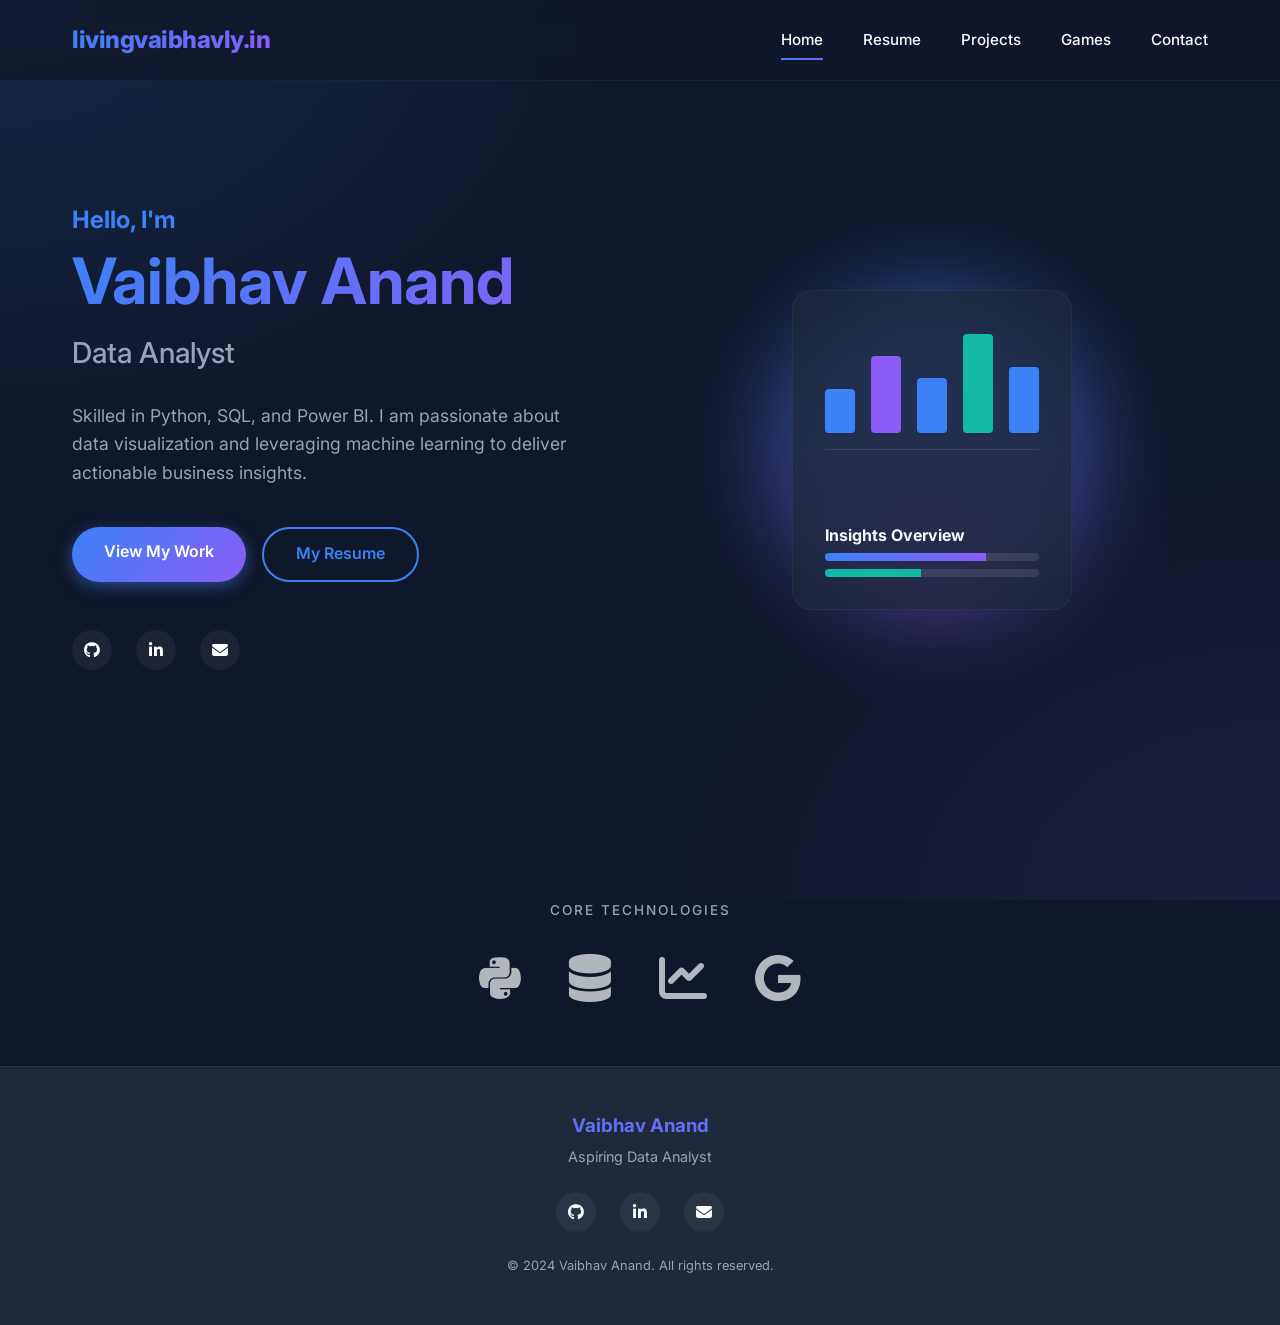
<file: index.html>
<!DOCTYPE html>
<html lang="en">
<head>
    <meta charset="UTF-8">
    <meta name="viewport" content="width=device-width, initial-scale=1.0">
    <title>Vaibhav Anand | Data Analyst</title>
    <!-- Fonts -->
    <link rel="preconnect" href="https://fonts.googleapis.com">
    <link rel="preconnect" href="https://fonts.gstatic.com" crossorigin>
    <link href="https://fonts.googleapis.com/css2?family=Inter:wght@400;500;600;700;800&display=swap" rel="stylesheet">
    <!-- FontAwesome for Icons -->
    <link rel="stylesheet" href="https://cdnjs.cloudflare.com/ajax/libs/font-awesome/6.4.0/css/all.min.css">
    <!-- Custom CSS -->
    <link rel="stylesheet" href="css/styles.css">
</head>
<body>

    <!-- Header Navigation -->
    <header>
        <div class="container">
            <nav>
                <div class="logo">
                    <a href="index.html" class="text-gradient">livingvaibhavly.in</a>
                </div>
                <div class="nav-links">
                    <a href="index.html" class="active">Home</a>
                    <a href="resume.html">Resume</a>
                    <a href="projects.html">Projects</a>
                    <a href="games.html">Games</a>
                    <a href="contact.html">Contact</a>
                </div>
                <button class="mobile-menu-btn" aria-label="Toggle Menu">
                    <i class="fas fa-bars"></i>
                </button>
            </nav>
        </div>
    </header>

    <!-- Hero Section -->
    <main>
        <section class="hero-section" style="min-height: 100vh; display: flex; align-items: center;">
            <div class="container grid grid-2" style="align-items: center;">
                <div class="hero-content reveal">
                    <h2 style="text-align: left; margin-bottom: 0.5rem; font-size: 1.5rem; color: var(--accent-base);">Hello, I'm</h2>
                    <h1 style="margin-bottom: 1rem;">Vaibhav Anand</h1>
                    <h3 style="color: var(--text-secondary); margin-bottom: 2rem; font-weight: 500; font-size: 1.8rem;">Data Analyst</h3>
                    <p style="margin-bottom: 2.5rem; font-size: 1.1rem; color: var(--text-secondary); max-width: 500px;">
                        Skilled in Python, SQL, and Power BI. I am passionate about data visualization and leveraging machine learning to deliver actionable business insights.
                    </p>
                    <div style="display: flex; gap: 1rem;">
                        <a href="projects.html" class="btn btn-primary">View My Work</a>
                        <a href="resume.html" class="btn btn-outline">My Resume</a>
                    </div>
                    
                    <div class="social-links" style="justify-content: flex-start; margin-top: 3rem;">
                        <a href="#"><i class="fab fa-github"></i></a>
                        <a href="#"><i class="fab fa-linkedin-in"></i></a>
                        <a href="mailto:vaibhavkumaranand729@gmail.com"><i class="fas fa-envelope"></i></a>
                    </div>
                </div>
                
                <div class="hero-image reveal delay-1" style="display: flex; justify-content: center; position: relative;">
                    <!-- Abstract Data Visualization Graphic using CSS -->
                    <div style="width: 350px; height: 350px; position: relative; display: flex; align-items: center; justify-content: center;">
                        <div style="width: 100%; height: 100%; border-radius: 50%; background: conic-gradient(from 0deg, var(--accent-base), #8b5cf6, var(--accent-base)); filter: blur(40px); opacity: 0.4; position: absolute; animation: spin 10s linear infinite;"></div>
                        <div class="glass-card" style="width: 280px; height: 320px; position: relative; z-index: 1; display: flex; flex-direction: column; justify-content: space-between;">
                            <div style="display: flex; justify-content: space-between; align-items: flex-end; height: 50%; border-bottom: 1px solid rgba(255,255,255,0.1); padding-bottom: 1rem;">
                                <div style="width: 30px; height: 40%; background: var(--accent-base); border-radius: 4px;"></div>
                                <div style="width: 30px; height: 70%; background: #8b5cf6; border-radius: 4px;"></div>
                                <div style="width: 30px; height: 50%; background: var(--accent-base); border-radius: 4px;"></div>
                                <div style="width: 30px; height: 90%; background: #14b8a6; border-radius: 4px;"></div>
                                <div style="width: 30px; height: 60%; background: #3b82f6; border-radius: 4px;"></div>
                            </div>
                            <div style="padding-top: 1rem;">
                                <h4 style="font-size: 1rem; margin-bottom: 0.5rem;">Insights Overview</h4>
                                <div style="width: 100%; height: 8px; background: rgba(255,255,255,0.1); border-radius: 4px; overflow: hidden; margin-bottom: 0.5rem;">
                                    <div style="width: 75%; height: 100%; background: var(--gradient-accent);"></div>
                                </div>
                                <div style="width: 100%; height: 8px; background: rgba(255,255,255,0.1); border-radius: 4px; overflow: hidden;">
                                    <div style="width: 45%; height: 100%; background: #14b8a6;"></div>
                                </div>
                            </div>
                        </div>
                    </div>
                </div>
            </div>
        </section>
        
        <!-- Quick Skills Section -->
        <section class="container" style="padding-top: 0;">
            <div class="reveal">
                <p style="text-align: center; color: var(--text-secondary); margin-bottom: 2rem; font-weight: 500; letter-spacing: 2px; text-transform: uppercase; font-size: 0.85rem;">Core Technologies</p>
                <div style="display: flex; justify-content: center; gap: 3rem; flex-wrap: wrap; opacity: 0.7;">
                    <i class="fab fa-python" style="font-size: 3rem; transition: color 0.3s;" onmouseover="this.style.color='#f8fafc'" onmouseout="this.style.color=''"></i>
                    <i class="fas fa-database" style="font-size: 3rem; transition: color 0.3s;" onmouseover="this.style.color='#f8fafc'" onmouseout="this.style.color=''"></i>
                    <i class="fas fa-chart-line" style="font-size: 3rem; transition: color 0.3s;" onmouseover="this.style.color='#f8fafc'" onmouseout="this.style.color=''"></i>
                    <i class="fab fa-google" style="font-size: 3rem; transition: color 0.3s;" onmouseover="this.style.color='#f8fafc'" onmouseout="this.style.color=''"></i>
                </div>
            </div>
        </section>
    </main>

    <!-- Footer -->
    <footer>
        <div class="container">
            <h3 class="text-gradient" style="margin-bottom: 0.5rem;">Vaibhav Anand</h3>
            <p style="color: var(--text-secondary); font-size: 0.9rem; margin-bottom: 1.5rem;">Aspiring Data Analyst</p>
            <div class="social-links">
                <a href="#"><i class="fab fa-github"></i></a>
                <a href="#"><i class="fab fa-linkedin-in"></i></a>
                <a href="mailto:vaibhavkumaranand729@gmail.com"><i class="fas fa-envelope"></i></a>
            </div>
            <p style="color: var(--text-secondary); font-size: 0.8rem;">&copy; 2024 Vaibhav Anand. All rights reserved.</p>
        </div>
    </footer>

    <!-- CSS Animation for the glowing orb -->
    <style>
        @keyframes spin {
            0% { transform: rotate(0deg); }
            100% { transform: rotate(360deg); }
        }
    </style>
    
    <!-- Scripts -->
    <script src="js/main.js"></script>
</body>
</html>
</file>
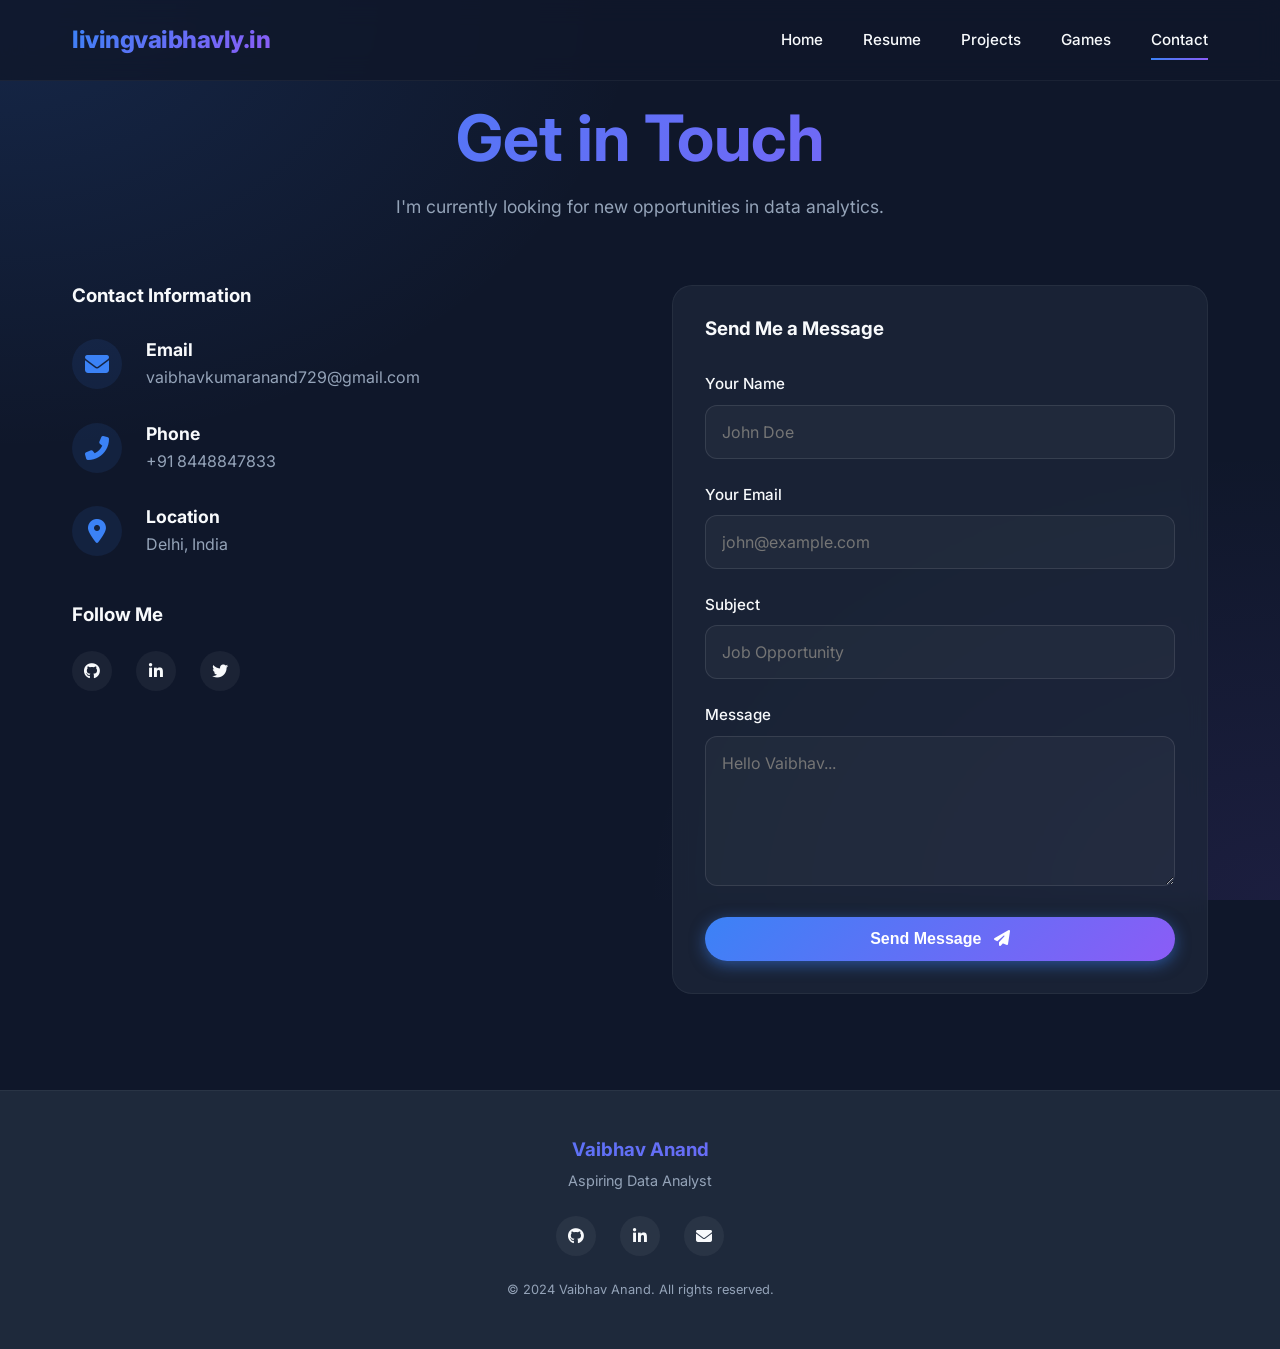
<file: contact.html>
<!DOCTYPE html>
<html lang="en">

<head>
    <meta charset="UTF-8">
    <meta name="viewport" content="width=device-width, initial-scale=1.0">
    <title>Contact | Vaibhav Anand</title>
    <!-- Fonts -->
    <link rel="preconnect" href="https://fonts.googleapis.com">
    <link rel="preconnect" href="https://fonts.gstatic.com" crossorigin>
    <link href="https://fonts.googleapis.com/css2?family=Inter:wght@400;500;600;700;800&display=swap" rel="stylesheet">
    <!-- FontAwesome for Icons -->
    <link rel="stylesheet" href="https://cdnjs.cloudflare.com/ajax/libs/font-awesome/6.4.0/css/all.min.css">
    <!-- Custom CSS -->
    <link rel="stylesheet" href="css/styles.css">
    <style>
        .contact-container {
            padding-top: 100px;
        }

        .page-title {
            text-align: center;
            margin-bottom: 1rem;
        }

        .page-subtitle {
            text-align: center;
            color: var(--text-secondary);
            margin-bottom: 4rem;
            font-size: 1.1rem;
        }

        .contact-grid {
            display: grid;
            grid-template-columns: 1fr 1fr;
            gap: 4rem;
        }

        @media (max-width: 768px) {
            .contact-grid {
                grid-template-columns: 1fr;
                gap: 2rem;
            }
        }

        .contact-info-item {
            display: flex;
            align-items: flex-start;
            margin-bottom: 2rem;
            gap: 1.5rem;
        }

        .info-icon {
            width: 50px;
            height: 50px;
            border-radius: 50%;
            background: rgba(59, 130, 246, 0.1);
            color: var(--accent-base);
            display: flex;
            align-items: center;
            justify-content: center;
            font-size: 1.5rem;
            flex-shrink: 0;
            transition: all var(--transition-normal);
        }

        .contact-info-item:hover .info-icon {
            background: var(--gradient-accent);
            color: white;
            transform: scale(1.1);
        }

        .info-details h4 {
            margin-bottom: 0.3rem;
            font-size: 1.1rem;
        }

        .info-details p,
        .info-details a {
            color: var(--text-secondary);
            font-size: 1rem;
            line-height: 1.5;
        }

        .info-details a:hover {
            color: var(--accent-base);
        }

        /* Form Styles */
        .form-group {
            margin-bottom: 1.5rem;
        }

        .form-group label {
            display: block;
            margin-bottom: 0.5rem;
            font-size: 0.95rem;
            font-weight: 500;
            color: var(--text-primary);
        }

        .form-control {
            width: 100%;
            padding: 1rem;
            background: rgba(255, 255, 255, 0.03);
            border: 1px solid rgba(255, 255, 255, 0.1);
            border-radius: var(--radius-md);
            color: var(--text-primary);
            font-family: var(--font-main);
            font-size: 1rem;
            transition: all var(--transition-normal);
        }

        .form-control:focus {
            outline: none;
            border-color: var(--accent-base);
            background: rgba(255, 255, 255, 0.05);
            box-shadow: 0 0 0 4px rgba(59, 130, 246, 0.1);
        }

        textarea.form-control {
            resize: vertical;
            min-height: 150px;
        }
    </style>
</head>

<body>

    <!-- Header Navigation -->
    <header>
        <div class="container">
            <nav>
                <div class="logo">
                    <a href="index.html" class="text-gradient">livingvaibhavly.in</a>
                </div>
                <div class="nav-links">
                    <a href="index.html">Home</a>
                    <a href="resume.html">Resume</a>
                    <a href="projects.html">Projects</a>
                    <a href="games.html">Games</a>
                    <a href="contact.html" class="active">Contact</a>
                </div>
                <button class="mobile-menu-btn" aria-label="Toggle Menu">
                    <i class="fas fa-bars"></i>
                </button>
            </nav>
        </div>
    </header>

    <!-- Main Content -->
    <main class="contact-container container">
        <div class="reveal">
            <h1 class="page-title text-gradient">Get in Touch</h1>
            <p class="page-subtitle">I'm currently looking for new opportunities in data analytics.</p>
        </div>

        <div class="contact-grid">

            <!-- Contact Information -->
            <div class="reveal delay-1">
                <h3 style="margin-bottom: 2rem;">Contact Information</h3>

                <div class="contact-info-item">
                    <div class="info-icon">
                        <i class="fas fa-envelope"></i>
                    </div>
                    <div class="info-details">
                        <h4>Email</h4>
                        <a href="mailto:vaibhavkumaranand729@gmail.com">vaibhavkumaranand729@gmail.com</a>
                    </div>
                </div>

                <div class="contact-info-item">
                    <div class="info-icon">
                        <i class="fas fa-phone-alt"></i>
                    </div>
                    <div class="info-details">
                        <h4>Phone</h4>
                        <a href="tel:+918448847833">+91 8448847833</a>
                    </div>
                </div>

                <div class="contact-info-item">
                    <div class="info-icon">
                        <i class="fas fa-map-marker-alt"></i>
                    </div>
                    <div class="info-details">
                        <h4>Location</h4>
                        <p>Delhi, India</p>
                    </div>
                </div>

                <h3 style="margin: 3rem 0 1.5rem 0;">Follow Me</h3>
                <div class="social-links" style="justify-content: flex-start;">
                    <a href="#"><i class="fab fa-github"></i></a>
                    <a href="#"><i class="fab fa-linkedin-in"></i></a>
                    <a href="#"><i class="fab fa-twitter"></i></a>
                </div>
            </div>

            <!-- Contact Form -->
            <div class="glass-card reveal delay-2">
                <h3 style="margin-bottom: 2rem;">Send Me a Message</h3>
                <form action="#" method="POST"
                    onsubmit="event.preventDefault(); alert('Thank you for your message! This is a demo form.');">
                    <div class="form-group">
                        <label for="name">Your Name</label>
                        <input type="text" id="name" class="form-control" placeholder="John Doe" required>
                    </div>
                    <div class="form-group">
                        <label for="email">Your Email</label>
                        <input type="email" id="email" class="form-control" placeholder="john@example.com" required>
                    </div>
                    <div class="form-group">
                        <label for="subject">Subject</label>
                        <input type="text" id="subject" class="form-control" placeholder="Job Opportunity" required>
                    </div>
                    <div class="form-group">
                        <label for="message">Message</label>
                        <textarea id="message" class="form-control" placeholder="Hello Vaibhav..." required></textarea>
                    </div>
                    <button type="submit" class="btn btn-primary" style="width: 100%;">
                        Send Message <i class="fas fa-paper-plane" style="margin-left: 0.5rem;"></i>
                    </button>
                </form>
            </div>

        </div>

    </main>

    <!-- Footer -->
    <footer style="margin-top: 6rem;">
        <div class="container">
            <h3 class="text-gradient" style="margin-bottom: 0.5rem;">Vaibhav Anand</h3>
            <p style="color: var(--text-secondary); font-size: 0.9rem; margin-bottom: 1.5rem;">Aspiring Data Analyst</p>
            <div class="social-links">
                <a href="#"><i class="fab fa-github"></i></a>
                <a href="#"><i class="fab fa-linkedin-in"></i></a>
                <a href="mailto:vaibhavkumaranand729@gmail.com"><i class="fas fa-envelope"></i></a>
            </div>
            <p style="color: var(--text-secondary); font-size: 0.8rem;">&copy; 2024 Vaibhav Anand. All rights reserved.
            </p>
        </div>
    </footer>

    <!-- Scripts -->
    <script src="js/main.js"></script>
</body>

</html>
</file>
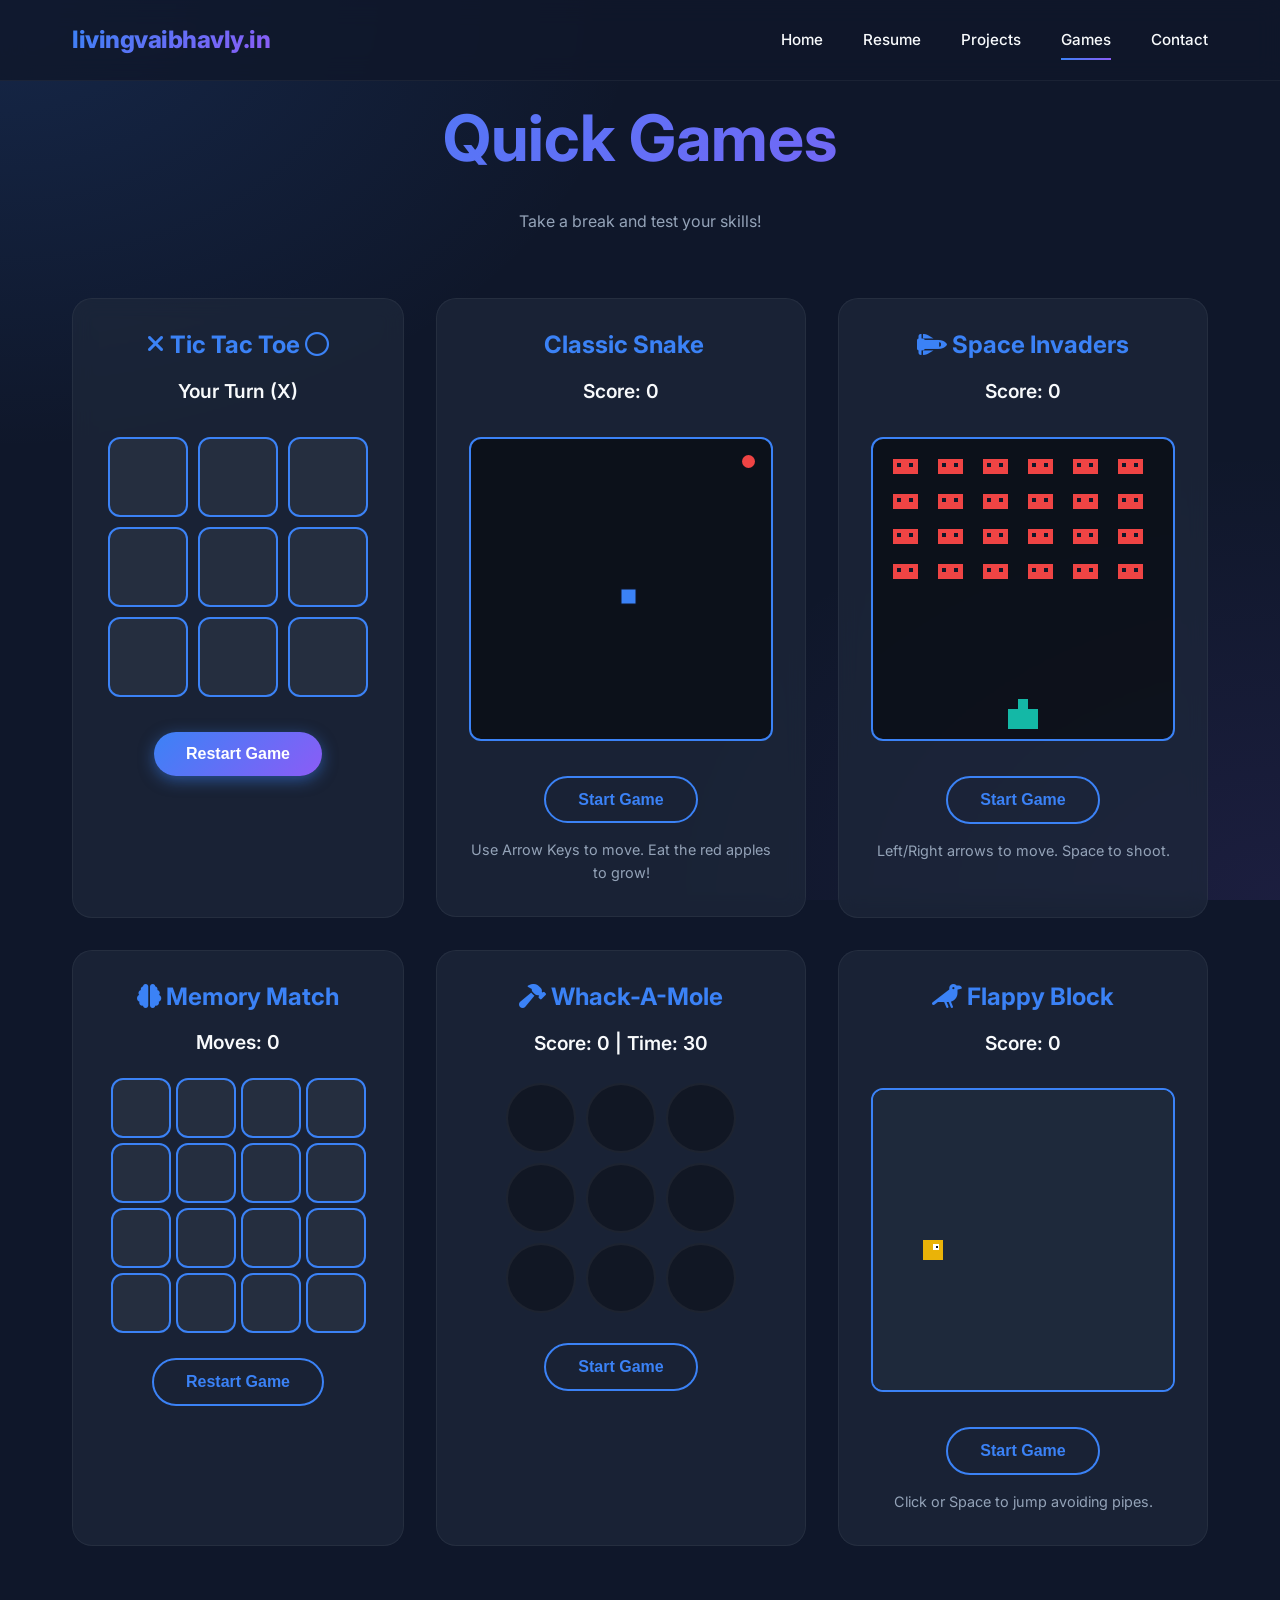
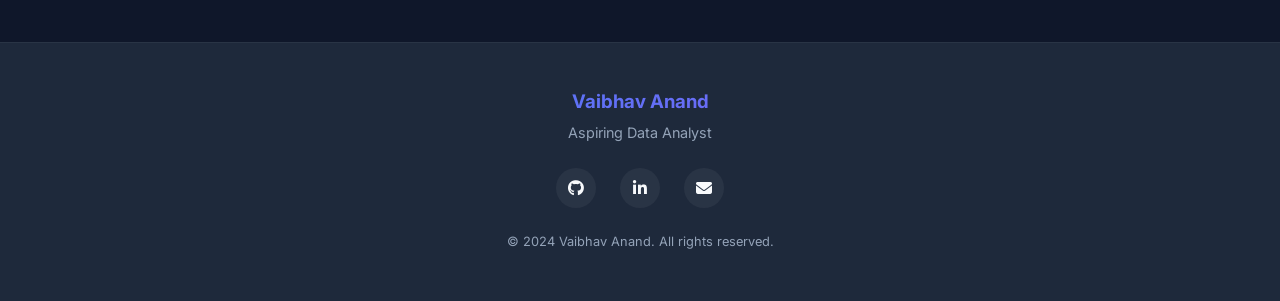
<file: games.html>
<!DOCTYPE html>
<html lang="en">
<head>
    <meta charset="UTF-8">
    <meta name="viewport" content="width=device-width, initial-scale=1.0">
    <title>Games | Vaibhav Anand</title>
    <!-- Fonts -->
    <link rel="preconnect" href="https://fonts.googleapis.com">
    <link rel="preconnect" href="https://fonts.gstatic.com" crossorigin>
    <link href="https://fonts.googleapis.com/css2?family=Inter:wght@400;500;600;700;800&display=swap" rel="stylesheet">
    <!-- FontAwesome for Icons -->
    <link rel="stylesheet" href="https://cdnjs.cloudflare.com/ajax/libs/font-awesome/6.4.0/css/all.min.css">
    <!-- Custom CSS -->
    <link rel="stylesheet" href="css/styles.css">
    <style>
        .games-container {
            padding-top: 100px;
        }
        .page-title {
            text-align: center;
            margin-bottom: 2rem;
        }
        .game-card {
            background: var(--bg-glass);
            backdrop-filter: blur(10px);
            border: 1px solid rgba(255, 255, 255, 0.05);
            border-radius: var(--radius-lg);
            padding: 2rem;
            display: flex;
            flex-direction: column;
            align-items: center;
            text-align: center;
            min-height: 400px;
        }
        .game-title {
            font-size: 1.5rem;
            margin-bottom: 1rem;
            color: var(--accent-base);
        }
        
        /* Tic Tac Toe */
        .board {
            display: grid;
            grid-template-columns: repeat(3, 1fr);
            gap: 10px;
            margin: 20px auto;
        }
        .cell {
            width: 80px;
            height: 80px;
            background: rgba(255,255,255,0.05);
            border: 2px solid var(--accent-base);
            border-radius: var(--radius-md);
            display: flex;
            align-items: center;
            justify-content: center;
            font-size: 2.5rem;
            font-weight: bold;
            cursor: pointer;
            transition: all 0.2s;
            color: var(--text-primary);
        }
        .cell:hover {
            background: rgba(59, 130, 246, 0.2);
        }
        
        /* Snake Game */
        canvas {
            background: rgba(0, 0, 0, 0.5);
            border: 2px solid var(--accent-base);
            border-radius: var(--radius-md);
            margin: 20px auto;
            display: block;
        }
        .score-display {
            font-size: 1.2rem;
            font-weight: 600;
            margin-bottom: 10px;
        }
        
        .game-controls {
            margin-top: 15px;
        }
        .game-instructions {
            font-size: 0.9rem;
            color: var(--text-secondary);
            margin-top: 15px;
            max-width: 300px;
        }
        .mole-hole {
            width: 70px;
            height: 70px;
            background: rgba(0,0,0,0.3);
            border-radius: 50%;
            display: flex;
            align-items: center;
            justify-content: center;
            font-size: 2.5rem;
            cursor: pointer;
            overflow: hidden;
            border: 2px solid rgba(255,255,255,0.05);
            transition: background 0.1s;
        }
        .mole-hole.active {
            background: #ef4444;
        }
    </style>
</head>
<body>

    <!-- Header Navigation -->
    <header>
        <div class="container">
            <nav>
                <div class="logo">
                    <a href="index.html" class="text-gradient">livingvaibhavly.in</a>
                </div>
                <div class="nav-links">
                    <a href="index.html">Home</a>
                    <a href="resume.html">Resume</a>
                    <a href="projects.html">Projects</a>
                    <a href="games.html" class="active">Games</a>
                    <a href="contact.html">Contact</a>
                </div>
                <button class="mobile-menu-btn" aria-label="Toggle Menu">
                    <i class="fas fa-bars"></i>
                </button>
            </nav>
        </div>
    </header>

    <!-- Main Content -->
    <main class="games-container container">
        <h1 class="page-title reveal text-gradient">Quick Games</h1>
        <p style="text-align: center; color: var(--text-secondary); margin-bottom: 4rem;">Take a break and test your skills!</p>
        
        <div class="grid grid-3" style="margin-bottom: 6rem;">
            
            <!-- Tic Tac Toe Game -->
            <div class="game-card reveal delay-1">
                <h3 class="game-title"><i class="fas fa-times"></i> Tic Tac Toe <i class="far fa-circle"></i></h3>
                <div class="score-display" id="ttt-status">Your Turn (X)</div>
                <div class="board" id="board">
                    <div class="cell" onclick="makeMove(0)"></div>
                    <div class="cell" onclick="makeMove(1)"></div>
                    <div class="cell" onclick="makeMove(2)"></div>
                    <div class="cell" onclick="makeMove(3)"></div>
                    <div class="cell" onclick="makeMove(4)"></div>
                    <div class="cell" onclick="makeMove(5)"></div>
                    <div class="cell" onclick="makeMove(6)"></div>
                    <div class="cell" onclick="makeMove(7)"></div>
                    <div class="cell" onclick="makeMove(8)"></div>
                </div>
                <div class="game-controls">
                    <button class="btn btn-primary" onclick="resetTTT()">Restart Game</button>
                </div>
            </div>

            <!-- Snake Game -->
            <div class="game-card reveal delay-2">
                <h3 class="game-title"><i class="fas fa-snake"></i> Classic Snake</h3>
                <div class="score-display">Score: <span id="snake-score">0</span></div>
                <canvas id="snakeCanvas" width="300" height="300"></canvas>
                <div class="game-controls">
                    <button class="btn btn-outline" id="startSnakeBtn">Start Game</button>
                </div>
                <p class="game-instructions">Use Arrow Keys to move. Eat the red apples to grow!</p>
            </div>

            <!-- Space Invaders Game -->
            <div class="game-card reveal delay-3">
                <h3 class="game-title"><i class="fas fa-space-shuttle"></i> Space Invaders</h3>
                <div class="score-display">Score: <span id="si-score">0</span></div>
                <canvas id="siCanvas" width="300" height="300"></canvas>
                <div class="game-controls">
                    <button class="btn btn-outline" id="startSiBtn">Start Game</button>
                </div>
                <p class="game-instructions">Left/Right arrows to move. Space to shoot.</p>
            </div>

            <!-- Memory Match Game -->
            <div class="game-card reveal delay-1">
                <h3 class="game-title"><i class="fas fa-brain"></i> Memory Match</h3>
                <div class="score-display">Moves: <span id="memory-moves">0</span></div>
                <div class="board" id="memory-board" style="grid-template-columns: repeat(4, 1fr); gap: 5px; margin: 10px auto;">
                    <!-- Cards gen by JS -->
                </div>
                <div class="game-controls">
                    <button class="btn btn-outline" id="startMemoryBtn">Restart Game</button>
                </div>
            </div>

            <!-- Whack-a-Mole Game -->
            <div class="game-card reveal delay-2">
                <h3 class="game-title"><i class="fas fa-hammer"></i> Whack-A-Mole</h3>
                <div class="score-display">Score: <span id="mole-score">0</span> | Time: <span id="mole-time">30</span></div >
                <div class="board" id="mole-board" style="grid-template-columns: repeat(3, 1fr); gap: 10px; margin: 15px auto;">
                    <div class="mole-hole" id="hole-0"></div>
                    <div class="mole-hole" id="hole-1"></div>
                    <div class="mole-hole" id="hole-2"></div>
                    <div class="mole-hole" id="hole-3"></div>
                    <div class="mole-hole" id="hole-4"></div>
                    <div class="mole-hole" id="hole-5"></div>
                    <div class="mole-hole" id="hole-6"></div>
                    <div class="mole-hole" id="hole-7"></div>
                    <div class="mole-hole" id="hole-8"></div>
                </div>
                <div class="game-controls">
                    <button class="btn btn-outline" id="startMoleBtn">Start Game</button>
                </div>
            </div>

            <!-- Flappy Block Game -->
            <div class="game-card reveal delay-3">
                <h3 class="game-title"><i class="fas fa-crow"></i> Flappy Block</h3>
                <div class="score-display">Score: <span id="flappy-score">0</span></div>
                <canvas id="flappyCanvas" width="300" height="300"></canvas>
                <div class="game-controls">
                    <button class="btn btn-outline" id="startFlappyBtn">Start Game</button>
                </div>
                <p class="game-instructions">Click or Space to jump avoiding pipes.</p>
            </div>

        </div>
    </main>

    <!-- Footer -->
    <footer>
        <div class="container">
            <h3 class="text-gradient" style="margin-bottom: 0.5rem;">Vaibhav Anand</h3>
            <p style="color: var(--text-secondary); font-size: 0.9rem; margin-bottom: 1.5rem;">Aspiring Data Analyst</p>
            <div class="social-links">
                <a href="#"><i class="fab fa-github"></i></a>
                <a href="#"><i class="fab fa-linkedin-in"></i></a>
                <a href="mailto:vaibhavkumaranand729@gmail.com"><i class="fas fa-envelope"></i></a>
            </div>
            <p style="color: var(--text-secondary); font-size: 0.8rem;">&copy; 2024 Vaibhav Anand. All rights reserved.</p>
        </div>
    </footer>

    <!-- Scripts -->
    <script src="js/main.js"></script>
    <script>
        // Tic Tac Toe Logic
        let tttBoard = ['', '', '', '', '', '', '', '', ''];
        let currentPlayer = 'X';
        let gameActive = true;
        const statusDisplay = document.querySelector('#ttt-status');
        const winningConditions = [
            [0, 1, 2], [3, 4, 5], [6, 7, 8],
            [0, 3, 6], [1, 4, 7], [2, 5, 8],
            [0, 4, 8], [2, 4, 6]
        ];

        function makeMove(cellIndex) {
            if (tttBoard[cellIndex] !== '' || !gameActive) return;
            
            tttBoard[cellIndex] = currentPlayer;
            document.querySelectorAll('.cell')[cellIndex].innerHTML = currentPlayer;
            document.querySelectorAll('.cell')[cellIndex].style.color = currentPlayer === 'X' ? '#3b82f6' : '#8b5cf6';
            
            checkTTTWin();
        }

        function checkTTTWin() {
            let roundWon = false;
            for (let i = 0; i <= 7; i++) {
                const winCondition = winningConditions[i];
                let a = tttBoard[winCondition[0]];
                let b = tttBoard[winCondition[1]];
                let c = tttBoard[winCondition[2]];
                if (a === '' || b === '' || c === '') continue;
                if (a === b && b === c) {
                    roundWon = true;
                    break;
                }
            }

            if (roundWon) {
                statusDisplay.innerHTML = `Player ${currentPlayer} Wins!`;
                statusDisplay.style.color = '#14b8a6';
                gameActive = false;
                return;
            }

            let roundDraw = !tttBoard.includes('');
            if (roundDraw) {
                statusDisplay.innerHTML = 'Draw!';
                statusDisplay.style.color = '#94a3b8';
                gameActive = false;
                return;
            }

            currentPlayer = currentPlayer === 'X' ? 'O' : 'X';
            statusDisplay.innerHTML = `Player ${currentPlayer}'s Turn`;
            
            // AI Move if it's O's turn (simple random AI for demo)
            if(currentPlayer === 'O' && gameActive) {
                setTimeout(makeAIMove, 500);
            }
        }
        
        function makeAIMove() {
            let availableSlots = [];
            for(let i=0; i<tttBoard.length; i++) {
                if(tttBoard[i] === '') availableSlots.push(i);
            }
            if(availableSlots.length > 0) {
                let randomSlot = availableSlots[Math.floor(Math.random() * availableSlots.length)];
                makeMove(randomSlot);
            }
        }

        function resetTTT() {
            currentPlayer = 'X';
            tttBoard = ['', '', '', '', '', '', '', '', ''];
            gameActive = true;
            statusDisplay.innerHTML = `Your Turn (X)`;
            statusDisplay.style.color = '';
            document.querySelectorAll('.cell').forEach(cell => {
                cell.innerHTML = '';
            });
        }


        // Snake Game Logic
        const canvas = document.getElementById('snakeCanvas');
        const ctx = canvas.getContext('2d');
        const box = 15;
        let snake = [];
        let food;
        let d;
        let snakeScore = 0;
        let game;
        let isGameRunning = false;

        function initSnake() {
            snake = [];
            snake[0] = { x: 10 * box, y: 10 * box };
            randomFood();
            d = "RIGHT";
            snakeScore = 0;
            document.getElementById('snake-score').innerText = snakeScore;
        }

        function randomFood() {
            food = {
                x: Math.floor(Math.random() * 19 + 1) * box,
                y: Math.floor(Math.random() * 19 + 1) * box
            };
            // Ensure food doesn't spawn on snake
            for(let i=0; i<snake.length; i++){
                if(food.x === snake[i].x && food.y === snake[i].y){
                    randomFood();
                }
            }
        }

        document.addEventListener("keydown", direction);

        function direction(event) {
            let key = event.keyCode;
            // Prevent default scrolling for arrow keys
            if([37, 38, 39, 40].indexOf(key) > -1 && isGameRunning) {
                event.preventDefault();
            }
            
            if (key == 37 && d != "RIGHT") { d = "LEFT"; }
            else if (key == 38 && d != "DOWN") { d = "UP"; }
            else if (key == 39 && d != "LEFT") { d = "RIGHT"; }
            else if (key == 40 && d != "UP") { d = "DOWN"; }
        }

        function drawSnake() {
            ctx.clearRect(0, 0, canvas.width, canvas.height);
            
            // Context background is handled by CSS, we just clear properly
            
            for (let i = 0; i < snake.length; i++) {
                ctx.fillStyle = (i == 0) ? "#3b82f6" : "#8b5cf6"; // Head is blue, body is purple
                ctx.fillRect(snake[i].x, snake[i].y, box, box);
                ctx.strokeStyle = "#0f172a";
                ctx.strokeRect(snake[i].x, snake[i].y, box, box);
            }

            ctx.fillStyle = "#ef4444"; // Red apple
            ctx.beginPath();
            ctx.arc(food.x + box/2, food.y + box/2, box/2 - 1, 0, 2 * Math.PI);
            ctx.fill();

            // old head position
            let snakeX = snake[0].x;
            let snakeY = snake[0].y;

            if (d == "LEFT") snakeX -= box;
            if (d == "UP") snakeY -= box;
            if (d == "RIGHT") snakeX += box;
            if (d == "DOWN") snakeY += box;

            if (snakeX == food.x && snakeY == food.y) {
                snakeScore++;
                document.getElementById('snake-score').innerText = snakeScore;
                randomFood();
            } else {
                snake.pop(); // remove tail
            }

            // new head
            let newHead = { x: snakeX, y: snakeY };

            // Game over rules
            if (snakeX < 0 || snakeX >= canvas.width || snakeY < 0 || snakeY >= canvas.height || collision(newHead, snake)) {
                clearInterval(game);
                isGameRunning = false;
                document.getElementById('startSnakeBtn').innerText = "Game Over! Play Again";
                document.getElementById('startSnakeBtn').style.display = 'inline-block';
            } else {
                snake.unshift(newHead); // add new head
            }
        }

        function collision(head, array) {
            for (let i = 0; i < array.length; i++) {
                if (head.x == array[i].x && head.y == array[i].y) {
                    return true;
                }
            }
            return false;
        }

        document.getElementById('startSnakeBtn').addEventListener('click', () => {
            initSnake();
            document.getElementById('startSnakeBtn').style.display = 'none';
            if(game) clearInterval(game);
            isGameRunning = true;
            game = setInterval(drawSnake, 120);
        });

        // Initialize drawing once so canvas isn't empty
        initSnake();
        drawSnake(); // just draw initial state

        // Space Invaders Logic
        const siCanvas = document.getElementById('siCanvas');
        const siCtx = siCanvas.getContext('2d');
        let siGame;
        let isSiRunning = false;
        let pX = 135, pY = 270, pW = 30, pH = 20;
        let bullets = [];
        let enemies = [];
        let siScore = 0;
        let keys = {};
        let enemyDir = 1;
        
        function initSi() {
            pX = 135; bullets = []; enemies = []; siScore = 0; enemyDir = 1;
            document.getElementById('si-score').innerText = siScore;
            // Create enemies
            for(let r=0; r<4; r++) {
                for(let c=0; c<6; c++) {
                    enemies.push({x: 20 + c*45, y: 20 + r*35, w: 25, h: 15, alive: true});
                }
            }
        }
        
        document.addEventListener('keydown', e => {
            keys[e.code] = true;
            if(isSiRunning && e.code === 'Space') {
                e.preventDefault();
                // Prevent holding down space for machine gun
                if(bullets.length < 3) {
                    bullets.push({x: pX + pW/2 - 2, y: pY, w: 4, h: 10});
                }
            }
            if(isSiRunning && (e.code === 'ArrowLeft' || e.code === 'ArrowRight')) {
                e.preventDefault();
            }
        });
        document.addEventListener('keyup', e => keys[e.code] = false);
        
        function updateSi() {
            // Player move
            if((keys['ArrowLeft'] || keys['KeyA']) && pX > 0) pX -= 5;
            if((keys['ArrowRight'] || keys['KeyD']) && pX < 300 - pW) pX += 5;
            
            // Bullets move
            bullets.forEach((b, i) => {
                b.y -= 7;
                if(b.y < -10) bullets.splice(i, 1);
            });
            
            // Enemies move
            let hitEdge = false;
            enemies.forEach(e => {
                if(!e.alive) return;
                e.x += 1 * enemyDir;
                if(e.x <= 0 || e.x + e.w >= 300) hitEdge = true;
            });
            if(hitEdge) {
                enemyDir *= -1;
                enemies.forEach(e => { if(e.alive) e.y += 15; });
            }
            
            // Collision
            bullets.forEach((b, bi) => {
                enemies.forEach((e, ei) => {
                    if(e.alive && b.x < e.x + e.w && b.x + b.w > e.x && b.y < e.y + e.h && b.y + b.h > e.y) {
                        e.alive = false;
                        bullets.splice(bi, 1);
                        siScore += 10;
                        document.getElementById('si-score').innerText = siScore;
                    }
                });
            });
            
            // Win condition (respawn faster enemies if all dead)
            if(!enemies.some(e => e.alive)) {
                initSi();
            }
            
            // Lose condition
            if(enemies.some(e => e.alive && e.y + e.h >= pY)) {
                endSiGame();
            }
        }
        
        function drawSi() {
            // Context background is CSS but clearing with a slight tint gives contrast
            siCtx.clearRect(0, 0, 300, 300);
            
            // Draw Player
            siCtx.fillStyle = '#14b8a6';
            siCtx.fillRect(pX, pY, pW, pH);
            siCtx.fillRect(pX + 10, pY - 10, 10, 10); // turret
            
            // Draw Bullets
            siCtx.fillStyle = '#f59e0b';
            bullets.forEach(b => siCtx.fillRect(b.x, b.y, b.w, b.h));
            
            // Draw Enemies
            siCtx.fillStyle = '#ef4444';
            enemies.forEach(e => {
                if(e.alive) {
                    siCtx.fillRect(e.x, e.y, e.w, e.h);
                    // simple alien eyes
                    siCtx.fillStyle = '#0f172a';
                    siCtx.fillRect(e.x + 4, e.y + 4, 4, 4);
                    siCtx.fillRect(e.x + 16, e.y + 4, 4, 4);
                    siCtx.fillStyle = '#ef4444';
                }
            });
        }
        
        function siLoop() {
            if(!isSiRunning) return;
            updateSi();
            drawSi();
            requestAnimationFrame(siLoop);
        }
        
        function endSiGame() {
            isSiRunning = false;
            document.getElementById('startSiBtn').innerText = "Game Over! Play Again";
            document.getElementById('startSiBtn').style.display = 'inline-block';
        }
        
        document.getElementById('startSiBtn').addEventListener('click', () => {
            initSi();
            document.getElementById('startSiBtn').style.display = 'none';
            isSiRunning = true;
            siLoop();
        });
        
        // Initial draw for Space Invaders
        initSi();
        drawSi();

        // ------------------ Memory Match Logic ------------------
        const memoryEmojis = ['🚀', '🚀', '🌟', '🌟', '🎮', '🎮', '👾', '👾', '🔥', '🔥', '💎', '💎', '🎯', '🎯', '🎲', '🎲'];
        let memoryCards = [];
        let flippedCards = [];
        let matchedPairs = 0;
        let memoryMoves = 0;
        let isMemoryLocked = false;
        
        function initMemory() {
            const board = document.getElementById('memory-board');
            board.innerHTML = '';
            memoryCards = memoryEmojis.sort(() => 0.5 - Math.random());
            flippedCards = [];
            matchedPairs = 0;
            memoryMoves = 0;
            isMemoryLocked = false;
            document.getElementById('memory-moves').innerText = memoryMoves;
            
            memoryCards.forEach((emoji, index) => {
                const card = document.createElement('div');
                card.className = 'cell memory-card';
                card.style.width = '60px';
                card.style.height = '60px';
                card.style.fontSize = '1.8rem';
                card.dataset.emoji = emoji;
                card.dataset.index = index;
                card.addEventListener('click', flipCard);
                board.appendChild(card);
            });
        }
        
        function flipCard() {
            if(isMemoryLocked) return;
            if(this.classList.contains('flipped') || this.classList.contains('matched')) return;
            
            this.innerHTML = this.dataset.emoji;
            this.classList.add('flipped');
            this.style.background = 'rgba(59, 130, 246, 0.2)';
            flippedCards.push(this);
            
            if(flippedCards.length === 2) {
                memoryMoves++;
                document.getElementById('memory-moves').innerText = memoryMoves;
                checkForMatch();
            }
        }
        
        function checkForMatch() {
            let isMatch = flippedCards[0].dataset.emoji === flippedCards[1].dataset.emoji;
            isMatch ? disableCards() : unflipCards();
        }
        
        function disableCards() {
            flippedCards[0].classList.add('matched');
            flippedCards[1].classList.add('matched');
            flippedCards[0].style.border = '2px solid #14b8a6';
            flippedCards[1].style.border = '2px solid #14b8a6';
            matchedPairs++;
            flippedCards = [];
            if(matchedPairs === 8) {
                setTimeout(() => alert('You Won Memory Match! Moves: ' + memoryMoves), 500);
            }
        }
        
        function unflipCards() {
            isMemoryLocked = true;
            setTimeout(() => {
                flippedCards[0].innerHTML = '';
                flippedCards[1].innerHTML = '';
                flippedCards[0].style.background = 'rgba(255,255,255,0.05)';
                flippedCards[1].style.background = 'rgba(255,255,255,0.05)';
                flippedCards[0].classList.remove('flipped');
                flippedCards[1].classList.remove('flipped');
                flippedCards = [];
                isMemoryLocked = false;
            }, 1000);
        }
        
        document.getElementById('startMemoryBtn').addEventListener('click', initMemory);
        initMemory();

        // ------------------ Whack-A-Mole Logic ------------------
        let moleHoles = document.querySelectorAll('.mole-hole');
        let moleScore = 0;
        let moleTime = 30;
        let activeMoleTimer;
        let moleCountdownTimer;
        let isMoleRunning = false;
        
        function randomHole() {
            moleHoles.forEach(h => {
                h.classList.remove('active');
                h.innerHTML = '';
            });
            if(!isMoleRunning) return;
            let idx = Math.floor(Math.random() * 9);
            moleHoles[idx].classList.add('active');
            moleHoles[idx].innerHTML = '🐹';
            
            let time = Math.random() * 600 + 400; // 400ms to 1s
            activeMoleTimer = setTimeout(randomHole, time);
        }
        
        moleHoles.forEach(hole => {
            hole.addEventListener('mousedown', () => {
                if(hole.classList.contains('active')) {
                    moleScore++;
                    document.getElementById('mole-score').innerText = moleScore;
                    hole.classList.remove('active');
                    hole.innerHTML = '💥';
                    setTimeout(() => hole.innerHTML = '', 300);
                }
            });
        });
        
        function startMole() {
            if(isMoleRunning) return;
            moleScore = 0;
            moleTime = 30;
            isMoleRunning = true;
            document.getElementById('mole-score').innerText = moleScore;
            document.getElementById('mole-time').innerText = moleTime;
            document.getElementById('startMoleBtn').style.display = 'none';
            
            randomHole();
            
            moleCountdownTimer = setInterval(() => {
                moleTime--;
                document.getElementById('mole-time').innerText = moleTime;
                if(moleTime <= 0) {
                    clearInterval(moleCountdownTimer);
                    clearTimeout(activeMoleTimer);
                    isMoleRunning = false;
                    moleHoles.forEach(h => { h.classList.remove('active'); h.innerHTML = ''; });
                    document.getElementById('startMoleBtn').innerText = 'Play Again';
                    document.getElementById('startMoleBtn').style.display = 'inline-block';
                }
            }, 1000);
        }
        
        document.getElementById('startMoleBtn').addEventListener('click', startMole);

        // ------------------ Flappy Block Logic ------------------
        const fCanvas = document.getElementById('flappyCanvas');
        const fCtx = fCanvas.getContext('2d');
        let fGame;
        let isFRunning = false;
        let bY = 150, bV = 0, gravity = 1, jump = -10;
        let pipes = [];
        let fScore = 0;
        let fFrame = 0;
        let fCountdown = 0;
        
        function initFlappy() {
            bY = 150; bV = 0; pipes = []; fScore = 0; fFrame = 0; fCountdown = 0;
            document.getElementById('flappy-score').innerText = fScore;
        }
        
        function jumpFlappy() {
            if(isFRunning) bV = jump;
        }
        
        document.addEventListener('keydown', e => {
            if(isFRunning && e.code === 'Space') {
                e.preventDefault();
                jumpFlappy();
            }
        });
        fCanvas.addEventListener('mousedown', jumpFlappy);
        
        function updateFlappy() {
            bV += gravity;
            bY += bV;
            
            if(fFrame % 75 === 0) {
                let pHeight = Math.floor(Math.random() * 150) + 20;
                let gap = 100;
                pipes.push({x: 300, y: 0, w: 40, h: pHeight}); // top pipe
                pipes.push({x: 300, y: pHeight + gap, w: 40, h: 300 - pHeight - gap, passed: false}); // bot pipe
            }
            
            pipes.forEach((p, i) => {
                p.x -= 3;
                if(p.x + p.w < 0) {
                    pipes.splice(i, 1);
                }
                
                // collision
                if( bY < p.y + p.h && bY + 20 > p.y && 50 < p.x + p.w && 50 + 20 > p.x ) {
                    endFlappy();
                }
                
                // score
                if(p.y !== 0 && !p.passed && p.x + p.w < 50) {
                    p.passed = true;
                    fScore++;
                    document.getElementById('flappy-score').innerText = fScore;
                }
            });
            
            // ground or sky collision
            if(bY + 20 >= 300 || bY <= 0) {
                endFlappy();
            }
            
            fFrame++;
        }
        
        function drawFlappy() {
            fCtx.clearRect(0,0,300,300);
            fCtx.fillStyle = '#1e293b';
            fCtx.fillRect(0,0,300,300);
            
            // Bird
            fCtx.fillStyle = '#eab308';
            fCtx.fillRect(50, bY, 20, 20);
            fCtx.fillStyle = '#fff'; // eye
            fCtx.fillRect(60, bY+4, 6, 6);
            fCtx.fillStyle = '#0f172a'; // pupil
            fCtx.fillRect(63, bY+6, 2, 2);
            
            // Pipes
            fCtx.fillStyle = '#22c55e';
            pipes.forEach(p => { fCtx.fillRect(p.x, p.y, p.w, p.h); });

            // Countdown Timer Overlay
            if(fCountdown > 0) {
                fCtx.fillStyle = 'rgba(0,0,0,0.5)';
                fCtx.fillRect(0, 0, 300, 300);
                fCtx.fillStyle = '#fff';
                fCtx.font = 'bold 60px Inter, sans-serif';
                fCtx.textAlign = 'center';
                fCtx.textBaseline = 'middle';
                fCtx.fillText(fCountdown, 150, 150);
            }
        }
        
        function fLoop() {
            if(!isFRunning) return;
            updateFlappy();
            drawFlappy();
            requestAnimationFrame(fLoop);
        }
        
        function endFlappy() {
            isFRunning = false;
            document.getElementById('startFlappyBtn').innerText = "Game Over! Play Again";
            document.getElementById('startFlappyBtn').style.display = 'inline-block';
        }
        
        document.getElementById('startFlappyBtn').addEventListener('click', () => {
            initFlappy();
            document.getElementById('startFlappyBtn').style.display = 'none';
            fCountdown = 3;
            drawFlappy();
            
            let countTimer = setInterval(() => {
                fCountdown--;
                if(fCountdown <= 0) {
                    clearInterval(countTimer);
                    isFRunning = true;
                    jumpFlappy(); // Little hop to prep player!
                    fLoop();
                } else {
                    drawFlappy();
                }
            }, 1000);
        });
        
        initFlappy();
        drawFlappy();

    </script>
</body>
</html>
</file>
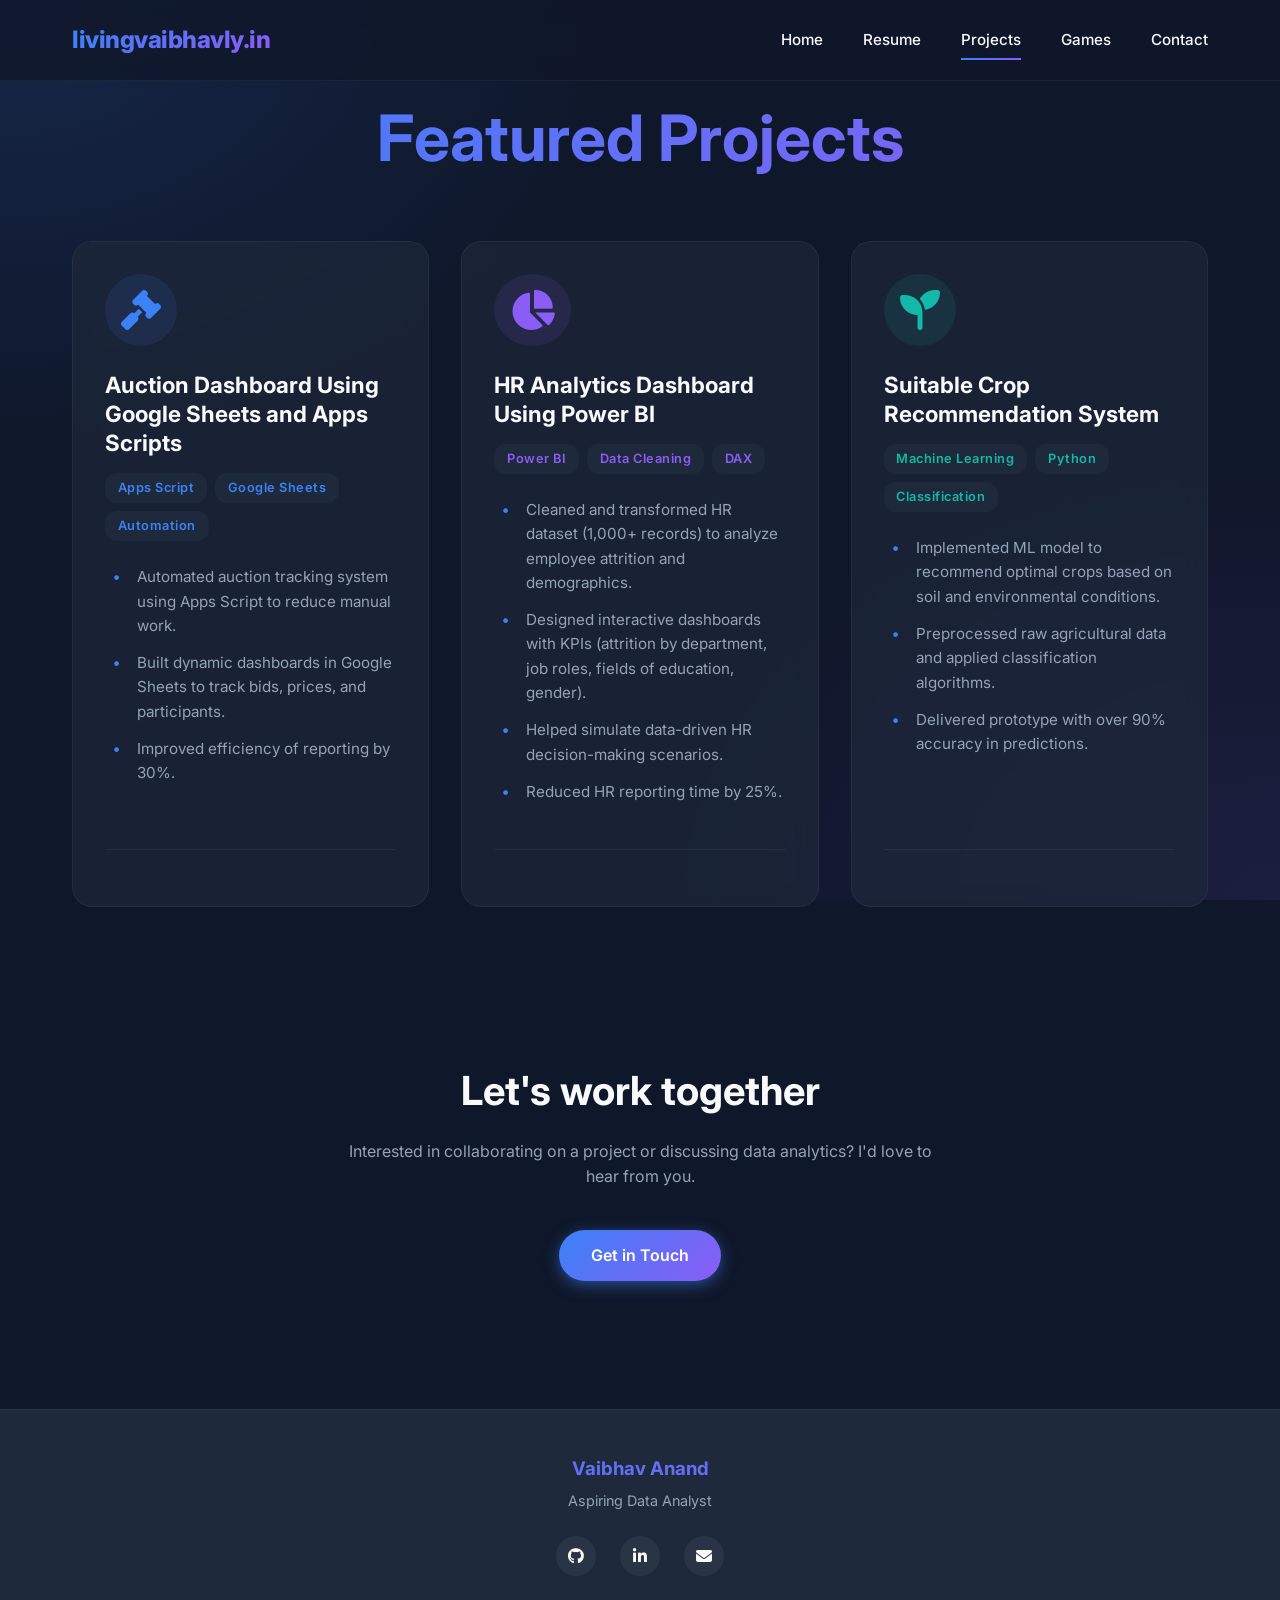
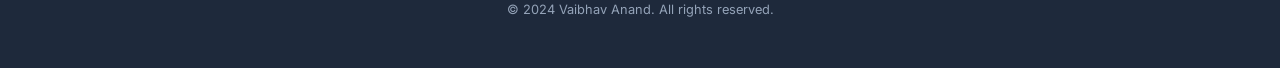
<file: projects.html>
<!DOCTYPE html>
<html lang="en">
<head>
    <meta charset="UTF-8">
    <meta name="viewport" content="width=device-width, initial-scale=1.0">
    <title>Projects | Vaibhav Anand</title>
    <!-- Fonts -->
    <link rel="preconnect" href="https://fonts.googleapis.com">
    <link rel="preconnect" href="https://fonts.gstatic.com" crossorigin>
    <link href="https://fonts.googleapis.com/css2?family=Inter:wght@400;500;600;700;800&display=swap" rel="stylesheet">
    <!-- FontAwesome for Icons -->
    <link rel="stylesheet" href="https://cdnjs.cloudflare.com/ajax/libs/font-awesome/6.4.0/css/all.min.css">
    <!-- Custom CSS -->
    <link rel="stylesheet" href="css/styles.css">
    <style>
        .projects-container {
            padding-top: 100px;
        }
        .page-title {
            text-align: center;
            margin-bottom: 4rem;
        }
        .project-card {
            display: flex;
            flex-direction: column;
            height: 100%;
        }
        .project-icon {
            font-size: 2.5rem;
            color: var(--accent-base);
            margin-bottom: 1.5rem;
            display: inline-block;
            padding: 1rem;
            border-radius: 50%;
            background: rgba(59, 130, 246, 0.1);
        }
        .project-title {
            font-size: 1.4rem;
            margin-bottom: 1rem;
            line-height: 1.3;
        }
        .project-tags {
            display: flex;
            flex-wrap: wrap;
            gap: 0.5rem;
            margin-bottom: 1.5rem;
        }
        .project-tag {
            font-size: 0.8rem;
            font-weight: 600;
            padding: 0.3rem 0.8rem;
            border-radius: 12px;
            background: var(--bg-secondary);
            color: var(--accent-base);
            letter-spacing: 0.5px;
        }
        .project-bullets {
            flex-grow: 1;
        }
        .project-bullets ul {
            padding-left: 1.5rem;
        }
        .project-bullets li {
            position: relative;
            margin-bottom: 0.8rem;
            color: var(--text-secondary);
            font-size: 0.95rem;
            padding-left: 0.5rem;
        }
        .project-bullets li::before {
            content: '•';
            position: absolute;
            left: -1rem;
            color: var(--accent-base);
            font-weight: bold;
        }
        .project-footer {
            margin-top: 2rem;
            padding-top: 1.5rem;
            border-top: 1px solid rgba(255,255,255,0.05);
            display: flex;
            justify-content: space-between;
            align-items: center;
        }
        .project-link {
            font-size: 0.9rem;
            font-weight: 600;
            display: flex;
            align-items: center;
            gap: 0.5rem;
        }
        .project-link i {
            transition: transform 0.3s;
        }
        .project-link:hover i {
            transform: translateX(5px);
        }
    </style>
</head>
<body>

    <!-- Header Navigation -->
    <header>
        <div class="container">
            <nav>
                <div class="logo">
                    <a href="index.html" class="text-gradient">livingvaibhavly.in</a>
                </div>
                <div class="nav-links">
                    <a href="index.html">Home</a>
                    <a href="resume.html">Resume</a>
                    <a href="projects.html" class="active">Projects</a>
                    <a href="games.html">Games</a>
                    <a href="contact.html">Contact</a>
                </div>
                <button class="mobile-menu-btn" aria-label="Toggle Menu">
                    <i class="fas fa-bars"></i>
                </button>
            </nav>
        </div>
    </header>

    <!-- Main Content -->
    <main class="projects-container container">
        <h1 class="page-title reveal text-gradient">Featured Projects</h1>
        
        <div class="grid grid-3" style="margin-bottom: 6rem;">
            
            <!-- Project 1 -->
            <div class="glass-card project-card reveal delay-1">
                <div>
                    <i class="fas fa-gavel project-icon"></i>
                    <h3 class="project-title">Auction Dashboard Using Google Sheets and Apps Scripts</h3>
                    <div class="project-tags">
                        <span class="project-tag">Apps Script</span>
                        <span class="project-tag">Google Sheets</span>
                        <span class="project-tag">Automation</span>
                    </div>
                </div>
                <div class="project-bullets">
                    <ul>
                        <li>Automated auction tracking system using Apps Script to reduce manual work.</li>
                        <li>Built dynamic dashboards in Google Sheets to track bids, prices, and participants.</li>
                        <li>Improved efficiency of reporting by 30%.</li>
                    </ul>
                </div>
                <div class="project-footer">
                    <!-- <a href="#" class="project-link">View Details <i class="fas fa-arrow-right"></i></a> -->
                </div>
            </div>

            <!-- Project 2 -->
            <div class="glass-card project-card reveal delay-2">
                <div>
                    <i class="fas fa-chart-pie project-icon" style="color: #8b5cf6; background: rgba(139, 92, 246, 0.1);"></i>
                    <h3 class="project-title">HR Analytics Dashboard Using Power BI</h3>
                    <div class="project-tags">
                        <span class="project-tag" style="color: #8b5cf6;">Power BI</span>
                        <span class="project-tag" style="color: #8b5cf6;">Data Cleaning</span>
                        <span class="project-tag" style="color: #8b5cf6;">DAX</span>
                    </div>
                </div>
                <div class="project-bullets">
                    <ul>
                        <li>Cleaned and transformed HR dataset (1,000+ records) to analyze employee attrition and demographics.</li>
                        <li>Designed interactive dashboards with KPIs (attrition by department, job roles, fields of education, gender).</li>
                        <li>Helped simulate data-driven HR decision-making scenarios.</li>
                        <li>Reduced HR reporting time by 25%.</li>
                    </ul>
                </div>
                <div class="project-footer">
                    <!-- <a href="#" class="project-link" style="color: #8b5cf6;">View Dashboard <i class="fas fa-arrow-right"></i></a> -->
                </div>
            </div>

            <!-- Project 3 -->
            <div class="glass-card project-card reveal delay-3">
                <div>
                    <i class="fas fa-seedling project-icon" style="color: #14b8a6; background: rgba(20, 184, 166, 0.1);"></i>
                    <h3 class="project-title">Suitable Crop Recommendation System</h3>
                    <div class="project-tags">
                        <span class="project-tag" style="color: #14b8a6;">Machine Learning</span>
                        <span class="project-tag" style="color: #14b8a6;">Python</span>
                        <span class="project-tag" style="color: #14b8a6;">Classification</span>
                    </div>
                </div>
                <div class="project-bullets">
                    <ul>
                        <li>Implemented ML model to recommend optimal crops based on soil and environmental conditions.</li>
                        <li>Preprocessed raw agricultural data and applied classification algorithms.</li>
                        <li>Delivered prototype with over 90% accuracy in predictions.</li>
                    </ul>
                </div>
                <div class="project-footer">
                    <!-- <a href="#" class="project-link" style="color: #14b8a6;">View Code <i class="fas fa-arrow-right"></i></a> -->
                </div>
            </div>

        </div>
        
        <!-- Call to Action -->
        <section class="reveal" style="text-align: center; padding: 4rem 0;">
            <h2 style="margin-bottom: 1.5rem;">Let's work together</h2>
            <p style="color: var(--text-secondary); max-width: 600px; margin: 0 auto 2.5rem auto;">
                Interested in collaborating on a project or discussing data analytics? I'd love to hear from you.
            </p>
            <a href="contact.html" class="btn btn-primary">Get in Touch</a>
        </section>
        
    </main>

    <!-- Footer -->
    <footer>
        <div class="container">
            <h3 class="text-gradient" style="margin-bottom: 0.5rem;">Vaibhav Anand</h3>
            <p style="color: var(--text-secondary); font-size: 0.9rem; margin-bottom: 1.5rem;">Aspiring Data Analyst</p>
            <div class="social-links">
                <a href="#"><i class="fab fa-github"></i></a>
                <a href="#"><i class="fab fa-linkedin-in"></i></a>
                <a href="mailto:vaibhavkumaranand729@gmail.com"><i class="fas fa-envelope"></i></a>
            </div>
            <p style="color: var(--text-secondary); font-size: 0.8rem;">&copy; 2024 Vaibhav Anand. All rights reserved.</p>
        </div>
    </footer>

    <!-- Scripts -->
    <script src="js/main.js"></script>
</body>
</html>
</file>
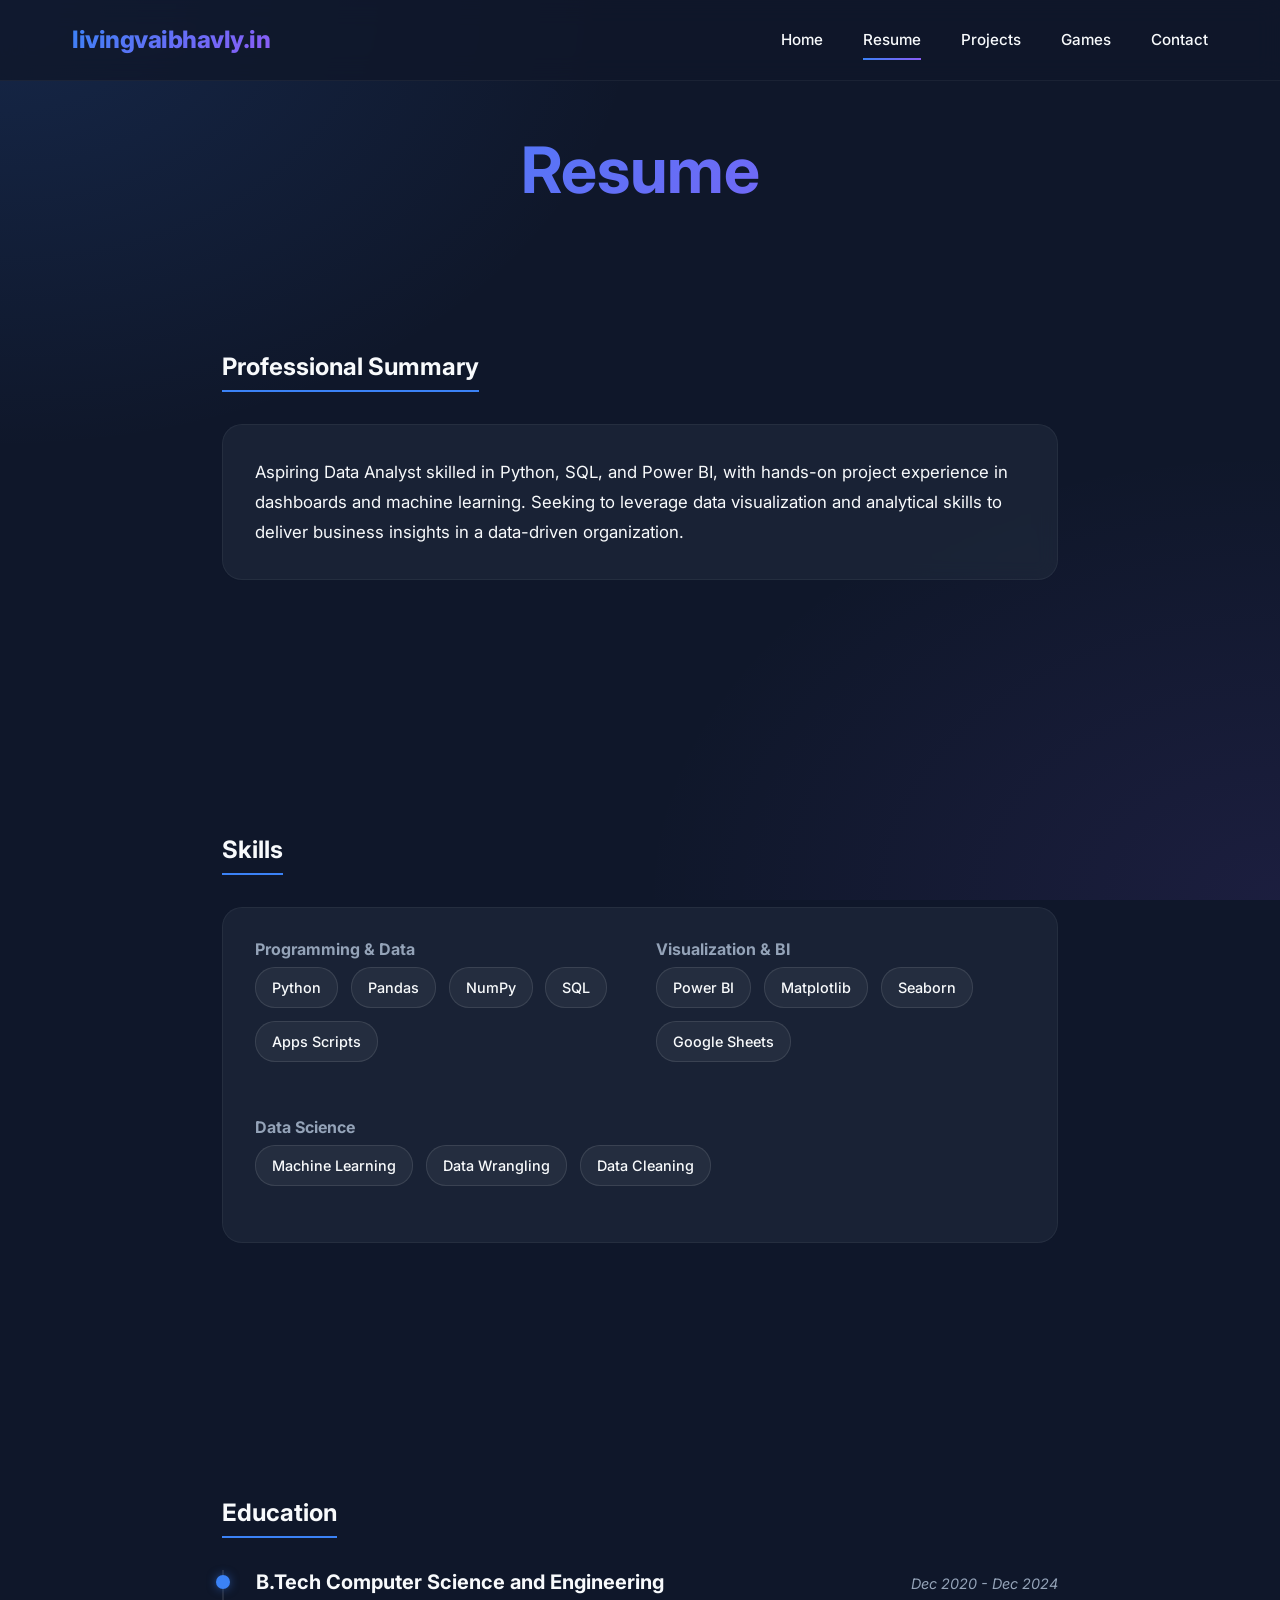
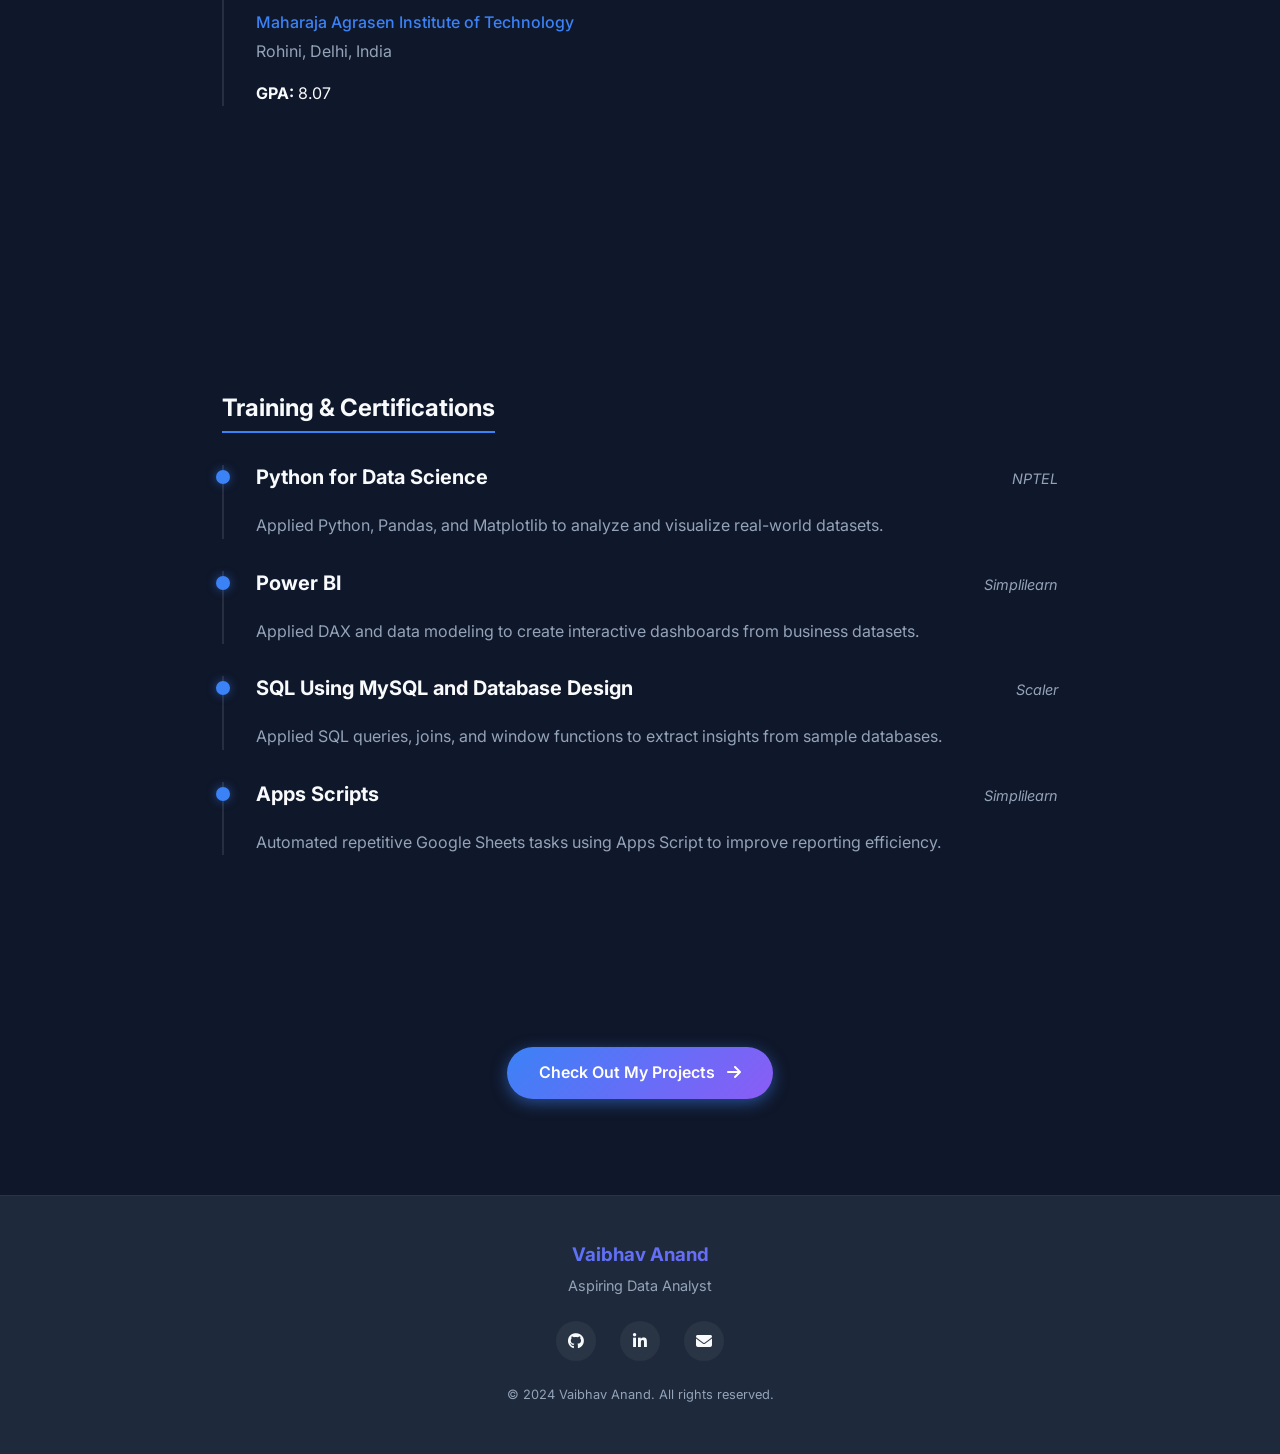
<file: resume.html>
<!DOCTYPE html>
<html lang="en">
<head>
    <meta charset="UTF-8">
    <meta name="viewport" content="width=device-width, initial-scale=1.0">
    <title>Resume | Vaibhav Anand</title>
    <!-- Fonts -->
    <link rel="preconnect" href="https://fonts.googleapis.com">
    <link rel="preconnect" href="https://fonts.gstatic.com" crossorigin>
    <link href="https://fonts.googleapis.com/css2?family=Inter:wght@400;500;600;700;800&display=swap" rel="stylesheet">
    <!-- FontAwesome for Icons -->
    <link rel="stylesheet" href="https://cdnjs.cloudflare.com/ajax/libs/font-awesome/6.4.0/css/all.min.css">
    <!-- Custom CSS -->
    <link rel="stylesheet" href="css/styles.css">
    <style>
        .resume-container {
            max-width: 900px;
            margin: 0 auto;
            padding-top: 100px; /* Offset for fixed header */
        }
        .page-title {
            text-align: center;
            margin-bottom: 3rem;
        }
        .section-title {
            border-bottom: 2px solid var(--accent-base);
            padding-bottom: 0.5rem;
            margin-bottom: 2rem;
            display: inline-block;
            color: var(--text-primary);
            font-size: 1.5rem;
        }
        .resume-section {
            margin-bottom: 4rem;
        }
        .timeline-item {
            position: relative;
            padding-left: 2rem;
            margin-bottom: 2rem;
            border-left: 2px solid rgba(255,255,255,0.1);
        }
        .timeline-item::before {
            content: '';
            position: absolute;
            left: -8px;
            top: 5px;
            width: 14px;
            height: 14px;
            border-radius: 50%;
            background: var(--accent-base);
            box-shadow: 0 0 10px var(--accent-glow);
        }
        .item-header {
            display: flex;
            justify-content: space-between;
            align-items: baseline;
            margin-bottom: 0.5rem;
            flex-wrap: wrap;
        }
        .item-title {
            font-size: 1.25rem;
            font-weight: 700;
            color: var(--text-primary);
        }
        .item-subtitle {
            font-size: 1rem;
            font-weight: 500;
            color: var(--accent-base);
        }
        .item-date {
            font-size: 0.9rem;
            color: var(--text-secondary);
            font-style: italic;
        }
        .skill-group {
            margin-bottom: 1.5rem;
        }
        .skill-group h4 {
            margin-bottom: 0.5rem;
            color: var(--text-secondary);
            font-size: 1rem;
        }
        .skill-tags {
            display: flex;
            flex-wrap: wrap;
            gap: 0.8rem;
        }
        .skill-tag {
            background: rgba(255,255,255,0.05);
            border: 1px solid rgba(255,255,255,0.1);
            padding: 0.5rem 1rem;
            border-radius: 20px;
            font-size: 0.9rem;
            font-weight: 500;
            transition: all var(--transition-normal);
        }
        .skill-tag:hover {
            background: var(--accent-glow);
            border-color: var(--accent-base);
            transform: translateY(-2px);
        }
        @media (max-width: 768px) {
            .item-header {
                flex-direction: column;
            }
        }
    </style>
</head>
<body>

    <!-- Header Navigation -->
    <header>
        <div class="container">
            <nav>
                <div class="logo">
                    <a href="index.html" class="text-gradient">livingvaibhavly.in</a>
                </div>
                <div class="nav-links">
                    <a href="index.html">Home</a>
                    <a href="resume.html" class="active">Resume</a>
                    <a href="projects.html">Projects</a>
                    <a href="games.html">Games</a>
                    <a href="contact.html">Contact</a>
                </div>
                <button class="mobile-menu-btn" aria-label="Toggle Menu">
                    <i class="fas fa-bars"></i>
                </button>
            </nav>
        </div>
    </header>

    <!-- Main Content -->
    <main class="resume-container container">
        <h1 class="page-title reveal text-gradient" style="margin-top: 2rem;">Resume</h1>
        
        <!-- Professional Summary -->
        <section class="resume-section reveal delay-1">
            <h2 class="section-title">Professional Summary</h2>
            <div class="glass-card">
                <p style="font-size: 1.05rem; line-height: 1.8;">
                    Aspiring Data Analyst skilled in Python, SQL, and Power BI, with hands-on project experience in dashboards and machine learning. Seeking to leverage data visualization and analytical skills to deliver business insights in a data-driven organization.
                </p>
            </div>
        </section>

        <!-- Skills -->
        <section class="resume-section reveal delay-2">
            <h2 class="section-title">Skills</h2>
            <div class="glass-card grid grid-2" style="gap: 2rem;">
                <div class="skill-group">
                    <h4>Programming & Data</h4>
                    <div class="skill-tags">
                        <span class="skill-tag">Python</span>
                        <span class="skill-tag">Pandas</span>
                        <span class="skill-tag">NumPy</span>
                        <span class="skill-tag">SQL</span>
                        <span class="skill-tag">Apps Scripts</span>
                    </div>
                </div>
                <div class="skill-group">
                    <h4>Visualization & BI</h4>
                    <div class="skill-tags">
                        <span class="skill-tag">Power BI</span>
                        <span class="skill-tag">Matplotlib</span>
                        <span class="skill-tag">Seaborn</span>
                        <span class="skill-tag">Google Sheets</span>
                    </div>
                </div>
                <div class="skill-group" style="grid-column: 1 / -1;">
                    <h4>Data Science</h4>
                    <div class="skill-tags">
                        <span class="skill-tag">Machine Learning</span>
                        <span class="skill-tag">Data Wrangling</span>
                        <span class="skill-tag">Data Cleaning</span>
                    </div>
                </div>
            </div>
        </section>

        <!-- Education -->
        <section class="resume-section reveal delay-3">
            <h2 class="section-title">Education</h2>
            <div class="timeline-item">
                <div class="item-header">
                    <div>
                        <h3 class="item-title">B.Tech Computer Science and Engineering</h3>
                        <p class="item-subtitle">Maharaja Agrasen Institute of Technology</p>
                        <p style="color: var(--text-secondary); margin-top: 0.2rem;">Rohini, Delhi, India</p>
                    </div>
                    <span class="item-date">Dec 2020 - Dec 2024</span>
                </div>
                <div style="margin-top: 1rem;">
                    <p><strong>GPA:</strong> 8.07</p>
                </div>
            </div>
        </section>

        <!-- Training & Certification -->
        <section class="resume-section reveal">
            <h2 class="section-title">Training & Certifications</h2>
            
            <div class="timeline-item">
                <div class="item-header">
                    <h3 class="item-title">Python for Data Science</h3>
                    <span class="item-date">NPTEL</span>
                </div>
                <p style="margin-top: 0.5rem; color: var(--text-secondary);">
                    Applied Python, Pandas, and Matplotlib to analyze and visualize real-world datasets.
                </p>
            </div>
            
            <div class="timeline-item">
                <div class="item-header">
                    <h3 class="item-title">Power BI</h3>
                    <span class="item-date">Simplilearn</span>
                </div>
                <p style="margin-top: 0.5rem; color: var(--text-secondary);">
                    Applied DAX and data modeling to create interactive dashboards from business datasets.
                </p>
            </div>
            
            <div class="timeline-item">
                <div class="item-header">
                    <h3 class="item-title">SQL Using MySQL and Database Design</h3>
                    <span class="item-date">Scaler</span>
                </div>
                <p style="margin-top: 0.5rem; color: var(--text-secondary);">
                    Applied SQL queries, joins, and window functions to extract insights from sample databases.
                </p>
            </div>
            
            <div class="timeline-item">
                <div class="item-header">
                    <h3 class="item-title">Apps Scripts</h3>
                    <span class="item-date">Simplilearn</span>
                </div>
                <p style="margin-top: 0.5rem; color: var(--text-secondary);">
                    Automated repetitive Google Sheets tasks using Apps Script to improve reporting efficiency.
                </p>
            </div>
        </section>

        <div style="text-align: center; margin-bottom: 6rem;" class="reveal">
            <a href="projects.html" class="btn btn-primary">Check Out My Projects <i class="fas fa-arrow-right" style="margin-left: 0.5rem;"></i></a>
        </div>
    </main>

    <!-- Footer -->
    <footer>
        <div class="container">
            <h3 class="text-gradient" style="margin-bottom: 0.5rem;">Vaibhav Anand</h3>
            <p style="color: var(--text-secondary); font-size: 0.9rem; margin-bottom: 1.5rem;">Aspiring Data Analyst</p>
            <div class="social-links">
                <a href="#"><i class="fab fa-github"></i></a>
                <a href="#"><i class="fab fa-linkedin-in"></i></a>
                <a href="mailto:vaibhavkumaranand729@gmail.com"><i class="fas fa-envelope"></i></a>
            </div>
            <p style="color: var(--text-secondary); font-size: 0.8rem;">&copy; 2024 Vaibhav Anand. All rights reserved.</p>
        </div>
    </footer>

    <!-- Scripts -->
    <script src="js/main.js"></script>
</body>
</html>
</file>
<file: css/styles.css>
:root {
  --bg-primary: #0f172a; /* Slate 900 */
  --bg-secondary: #1e293b; /* Slate 800 */
  --bg-glass: rgba(30, 41, 59, 0.7);
  --text-primary: #f8fafc; /* Slate 50 */
  --text-secondary: #94a3b8; /* Slate 400 */
  --accent-base: #3b82f6; /* Blue 500 */
  --accent-glow: rgba(59, 130, 246, 0.5);
  --gradient-accent: linear-gradient(135deg, #3b82f6, #8b5cf6); /* Blue to Purple */
  
  --font-main: 'Inter', -apple-system, BlinkMacSystemFont, "Segoe UI", Roboto, Helvetica, Arial, sans-serif;
  --transition-normal: 0.3s cubic-bezier(0.4, 0, 0.2, 1);
  --radius-md: 12px;
  --radius-lg: 20px;
}

* {
  margin: 0;
  padding: 0;
  box-sizing: border-box;
}

body {
  font-family: var(--font-main);
  background-color: var(--bg-primary);
  color: var(--text-primary);
  line-height: 1.6;
  overflow-x: hidden;
  background-image: 
    radial-gradient(at 0% 0%, rgba(59, 130, 246, 0.15) 0vw, transparent 50vw),
    radial-gradient(at 100% 100%, rgba(139, 92, 246, 0.1) 0vw, transparent 50vw);
  background-attachment: fixed;
}

a {
  color: inherit;
  text-decoration: none;
  transition: color var(--transition-normal);
}

a:hover {
  color: var(--accent-base);
}

ul {
  list-style: none;
}

/* Layout */
.container {
  width: 100%;
  max-width: 1200px;
  margin: 0 auto;
  padding: 0 2rem;
}

section {
  padding: 6rem 0;
}

/* Typography */
h1, h2, h3, h4, h5, h6 {
  font-weight: 700;
  line-height: 1.2;
  margin-bottom: 1rem;
}

h1 {
  font-size: clamp(2.5rem, 5vw, 4rem);
  background: var(--gradient-accent);
  -webkit-background-clip: text;
  -webkit-text-fill-color: transparent;
  background-clip: text;
}

h2 {
  font-size: 2.5rem;
  margin-bottom: 3rem;
  text-align: center;
}

.text-gradient {
  background: var(--gradient-accent);
  -webkit-background-clip: text;
  -webkit-text-fill-color: transparent;
  background-clip: text;
}

/* Navigation */
header {
  position: fixed;
  top: 0;
  left: 0;
  width: 100%;
  z-index: 1000;
  background: rgba(15, 23, 42, 0.8);
  backdrop-filter: blur(12px);
  border-bottom: 1px solid rgba(255, 255, 255, 0.05);
  transition: all var(--transition-normal);
}

header.scrolled {
  box-shadow: 0 4px 30px rgba(0, 0, 0, 0.5);
  padding: 0.5rem 0;
}

nav {
  display: flex;
  justify-content: space-between;
  align-items: center;
  height: 80px;
}

.logo {
  font-size: 1.5rem;
  font-weight: 800;
  letter-spacing: -0.5px;
}

.nav-links {
  display: flex;
  gap: 2.5rem;
}

.nav-links a {
  font-size: 0.95rem;
  font-weight: 500;
  position: relative;
  padding: 0.5rem 0;
}

.nav-links a::after {
  content: '';
  position: absolute;
  bottom: 0;
  left: 0;
  width: 0;
  height: 2px;
  background: var(--gradient-accent);
  transition: width var(--transition-normal);
}

.nav-links a:hover::after,
.nav-links a.active::after {
  width: 100%;
}

.mobile-menu-btn {
  display: none;
  background: none;
  border: none;
  color: var(--text-primary);
  font-size: 1.5rem;
  cursor: pointer;
}

/* Buttons */
.btn {
  display: inline-block;
  padding: 0.8rem 2rem;
  border-radius: 30px;
  font-weight: 600;
  font-size: 1rem;
  cursor: pointer;
  transition: all var(--transition-normal);
  border: none;
}

.btn-primary {
  background: var(--gradient-accent);
  color: white;
  box-shadow: 0 4px 15px var(--accent-glow);
}

.btn-primary:hover {
  transform: translateY(-2px);
  box-shadow: 0 6px 20px rgba(139, 92, 246, 0.6);
  color: white;
}

.btn-outline {
  background: transparent;
  border: 2px solid var(--accent-base);
  color: var(--accent-base);
}

.btn-outline:hover {
  background: var(--accent-base);
  color: white;
  transform: translateY(-2px);
}

/* Cards (Glassmorphism) */
.glass-card {
  background: var(--bg-glass);
  backdrop-filter: blur(10px);
  border: 1px solid rgba(255, 255, 255, 0.05);
  border-radius: var(--radius-lg);
  padding: 2rem;
  transition: transform var(--transition-normal), box-shadow var(--transition-normal);
}

.glass-card:hover {
  transform: translateY(-5px);
  border-color: rgba(255, 255, 255, 0.1);
  box-shadow: 0 10px 30px rgba(0, 0, 0, 0.3);
}

/* Footer */
footer {
  background: var(--bg-secondary);
  padding: 3rem 0;
  text-align: center;
  border-top: 1px solid rgba(255, 255, 255, 0.05);
  margin-top: 4rem;
}

.social-links {
  display: flex;
  justify-content: center;
  gap: 1.5rem;
  margin-bottom: 1.5rem;
}

.social-links a {
  display: flex;
  align-items: center;
  justify-content: center;
  width: 40px;
  height: 40px;
  border-radius: 50%;
  background: rgba(255, 255, 255, 0.05);
  transition: all var(--transition-normal);
}

.social-links a:hover {
  background: var(--gradient-accent);
  color: white;
  transform: translateY(-3px);
}

/* Animations */
.reveal {
  opacity: 0;
  transform: translateY(30px);
  transition: all 0.8s cubic-bezier(0.5, 0, 0, 1);
}

.reveal.active {
  opacity: 1;
  transform: translateY(0);
}

.delay-1 { transition-delay: 0.1s; }
.delay-2 { transition-delay: 0.2s; }
.delay-3 { transition-delay: 0.3s; }

/* Responsive Grid Helper */
.grid {
  display: grid;
  gap: 2rem;
}

@media (min-width: 768px) {
  .grid-2 { grid-template-columns: repeat(2, 1fr); }
  .grid-3 { grid-template-columns: repeat(3, 1fr); }
}

/* Mobile Responsive */
@media (max-width: 768px) {
  .mobile-menu-btn {
    display: block;
  }
  
  .nav-links {
    position: fixed;
    top: 80px;
    left: -100%;
    width: 100%;
    height: calc(100vh - 80px);
    background: var(--bg-primary);
    flex-direction: column;
    align-items: center;
    justify-content: center;
    gap: 2rem;
    transition: left 0.4s ease;
  }
  
  .nav-links.nav-active {
    left: 0;
  }
  
  .nav-links a {
    font-size: 1.5rem;
  }
}
</file>
